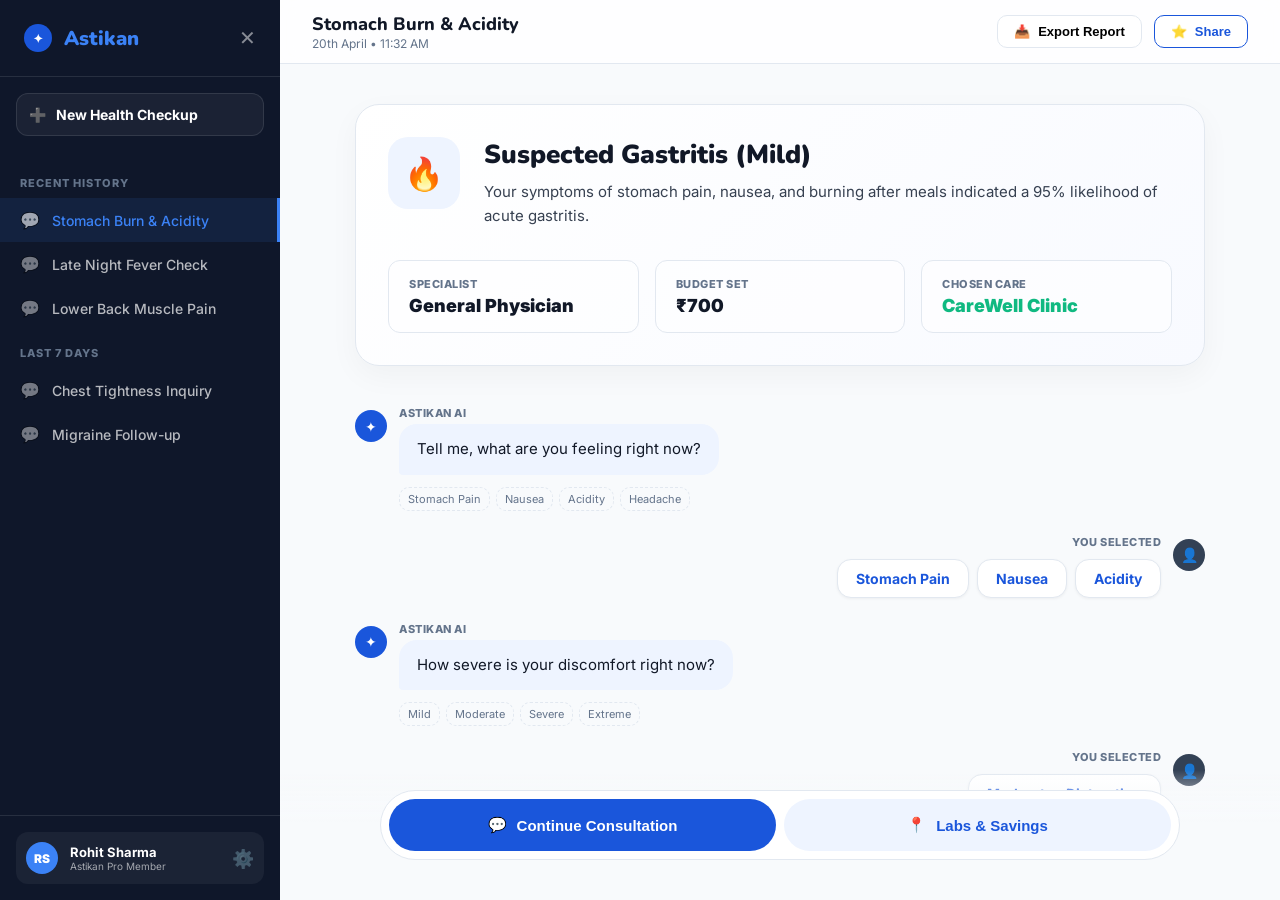
<file: dashboard.html>
<!DOCTYPE html>
<html lang="en">

<head>
  <meta charset="UTF-8" />
  <meta name="viewport" content="width=device-width, initial-scale=1.0, viewport-fit=cover" />
  <title>Dashboard | Astikan Healthcare</title>
  <link rel="preconnect" href="https://fonts.googleapis.com" />
  <link rel="preconnect" href="https://fonts.gstatic.com" crossorigin />
  <link
    href="https://fonts.googleapis.com/css2?family=Inter:wght@400;500;600;700;800;900&family=Nunito:wght@700;800;900&display=swap"
    rel="stylesheet" />
  <style>
    :root {
      --blue: #1A56DB;
      --blue2: #3B82F6;
      --bluebg: #EEF4FF;
      --bg: #F8FAFC;
      --white: #FFFFFF;
      --sidebar: #0F172A;
      --sidebar-h: #1E293B;
      --t1: #111827;
      --t2: #374151;
      --t3: #64748B;
      --border: #E2E8F0;
      --r2: 12px;
      --r3: 16px;
      --r4: 24px;
      --sh0: 0 1px 3px rgba(0, 0, 0, 0.05);
      --sh2: 0 10px 30px rgba(0, 0, 0, 0.04);
    }

    @media(max-width:768px) {
      :root {
        --px: 20px
      }
    }

    * {
      box-sizing: border-box;
      margin: 0;
      padding: 0
    }

    body {
      font-family: 'Inter', sans-serif;
      background: var(--bg);
      color: var(--t1);
      display: flex;
      height: 100vh;
      overflow: hidden;
      position: relative
    }

    /* ══ SIDEBAR ══ */
    .side {
      width: 280px;
      background: var(--sidebar);
      color: #fff;
      display: flex;
      flex-direction: column;
      flex-shrink: 0;
      transition: all 0.3s cubic-bezier(0.4, 0, 0.2, 1);
      z-index: 1000
    }

    .side.closed {
      width: 0;
      opacity: 0;
      pointer-events: none
    }

    .side-hdr {
      padding: 24px;
      display: flex;
      align-items: center;
      justify-content: space-between;
      border-bottom: 1px solid rgba(255, 255, 255, 0.1);
      min-width: 280px
    }

    .brand-box {
      display: flex;
      align-items: center;
      gap: 12px
    }

    .brand {
      font-family: 'Nunito';
      font-size: 20px;
      font-weight: 900;
      color: var(--blue2)
    }

    .side-cls {
      font-size: 20px;
      cursor: pointer;
      opacity: 0.5;
      transition: 0.2s
    }

    .side-cls:hover {
      opacity: 1;
      color: var(--blue2)
    }

    .new-chat {
      margin: 16px;
      padding: 12px;
      background: rgba(255, 255, 255, 0.05);
      border: 1px solid rgba(255, 255, 255, 0.1);
      border-radius: 12px;
      display: flex;
      align-items: center;
      gap: 10px;
      cursor: pointer;
      font-size: 14px;
      font-weight: 700;
      transition: 0.2s
    }

    .new-chat:hover {
      background: rgba(255, 255, 255, 0.1)
    }

    .chat-list {
      flex: 1;
      overflow-y: auto;
      padding: 8px 0
    }

    .chat-group {
      padding: 16px 20px 8px;
      font-size: 11px;
      font-weight: 800;
      color: var(--t3);
      text-transform: uppercase;
      letter-spacing: 1px
    }

    .chat-item {
      padding: 12px 20px;
      display: flex;
      align-items: center;
      gap: 12px;
      cursor: pointer;
      font-size: 14px;
      font-weight: 500;
      color: rgba(255, 255, 255, 0.7);
      position: relative;
      overflow: hidden
    }

    .chat-item:hover {
      background: rgba(255, 255, 255, 0.05);
      color: #fff
    }

    .chat-item.active {
      background: rgba(59, 130, 246, 0.1);
      color: var(--blue2);
      border-right: 3px solid var(--blue2)
    }

    .chat-ico {
      font-size: 16px;
      opacity: 0.6
    }

    .chat-txt {
      white-space: nowrap;
      overflow: hidden;
      text-overflow: ellipsis
    }

    .side-ft {
      padding: 16px;
      border-top: 1px solid rgba(255, 255, 255, 0.1)
    }

    .usr-box {
      display: flex;
      align-items: center;
      gap: 12px;
      background: rgba(255, 255, 255, 0.05);
      padding: 10px;
      border-radius: 12px
    }

    .usr-av {
      width: 32px;
      height: 32px;
      background: var(--blue2);
      border-radius: 50%;
      display: flex;
      align-items: center;
      justify-content: center;
      font-weight: 900;
      font-size: 12px
    }

    .set-ico {
      font-size: 18px;
      opacity: 0.4;
      cursor: pointer;
      transition: 0.2s
    }

    .set-ico:hover {
      opacity: 1;
      color: var(--blue2)
    }

    /* ══ MAIN CONTENT ══ */
    .main {
      flex: 1;
      display: flex;
      flex-direction: column;
      overflow: hidden;
      background: var(--bg)
    }

    .main-hdr {
      height: 64px;
      border-bottom: 1px solid var(--border);
      background: rgba(255, 255, 255, 0.8);
      backdrop-filter: blur(10px);
      display: flex;
      align-items: center;
      justify-content: space-between;
      padding: 0 32px;
      z-index: 10
    }

    .hdr-l {
      display: flex;
      align-items: center;
      gap: 16px
    }

    .menu-btn {
      width: 40px;
      height: 40px;
      border-radius: 10px;
      background: var(--bluebg);
      color: var(--blue);
      display: none;
      align-items: center;
      justify-content: center;
      cursor: pointer;
      font-size: 20px;
      transition: 0.2s
    }

    .menu-btn:hover {
      background: var(--blue);
      color: #fff
    }

    .side.closed~.main .menu-btn {
      display: flex
    }

    /* Show menu button when side is closed */
    .tt-box h2 {
      font-size: 18px;
      font-weight: 800;
      font-family: 'Nunito'
    }

    .tt-box p {
      font-size: 12px;
      color: var(--t3)
    }

    .hdr-acts {
      display: flex;
      gap: 12px
    }

    .dash-brand {
      display: none;
      align-items: center;
      gap: 8px;
      cursor: pointer;
      text-decoration: none
    }

    .dash-brand .brand-ico { font-size: 20px; color: var(--blue) }
    .dash-brand .brand-nm { font-size: 18px; font-weight: 900; color: var(--blue); font-family: 'Nunito' }

    @media(max-width:768px) {
      .tt-box, .hdr-acts:not(.mob-acts) { display: none !important }
      .dash-brand { display: flex !important }
      .main-hdr { padding: 0 16px }
      .mob-acts { display: flex !important; gap: 8px }
    }

    .hd-btn {
      padding: 8px 16px;
      border: 1px solid var(--border);
      border-radius: 10px;
      font-size: 13px;
      font-weight: 700;
      display: flex;
      align-items: center;
      gap: 8px;
      background: #fff;
      cursor: pointer
    }

    .hd-btn:hover {
      background: var(--bg)
    }

    .scroll-area {
      flex: 1;
      overflow-y: auto;
      padding: 40px 60px
    }

    /* ══ DASHBOARD COMPONENTS ══ */
    /* ══ BRIEFING TOP ══ */
    .briefing {
      background: linear-gradient(135deg, var(--white), #f8faff);
      border-radius: var(--r4);
      border: 1px solid var(--border);
      padding: 32px;
      margin-bottom: 40px;
      box-shadow: var(--sh2);
      position: relative;
      overflow: hidden;
    }
    .briefing::before {
      content: ''; position: absolute; top: 0; left: 0; width: 100%; height: 6px;
      background: linear-gradient(90deg, var(--blue), var(--green));
    }

    .diag-sum {
      display: flex;
      gap: 24px;
      margin-bottom: 32px;
    }

    .diag-ico {
      width: 72px; height: 72px; background: var(--bluebg);
      border-radius: 20px; display: flex; align-items: center;
      justify-content: center; font-size: 32px; flex-shrink: 0;
    }

    .diag-info h3 { font-size: 26px; font-weight: 950; margin-bottom: 8px; font-family: 'Nunito'; }
    .diag-info p { color: var(--t2); line-height: 1.6; font-size: 15px; max-width: 800px; }

    .dash-grid {
      display: grid;
      grid-template-columns: repeat(3, 1fr);
      gap: 16px;
    }

    .stat-card {
      background: rgba(255,255,255,0.6);
      padding: 16px 20px;
      border-radius: var(--r2);
      border: 1px solid var(--border);
      display: flex;
      flex-direction: column;
      gap: 4px;
    }

    .s-lbl { font-size: 11px; font-weight: 800; color: var(--t3); text-transform: uppercase; letter-spacing: 0.5px; }
    .s-val { font-size: 18px; font-weight: 950; color: var(--t1); }
    .s-val.gr { color: #10B981; }

    /* ══ CONVERSATION FLOW (CHATGPT STYLE) ══ */
    .chat-container {
      max-width: 850px;
      margin: 0 auto;
      padding-bottom: 120px;
    }

    .message {
      display: flex;
      flex-direction: column;
      margin-bottom: 24px;
      animation: msg-in 0.4s ease both;
      width: 100%;
    }
    @keyframes msg-in { from { opacity: 0; transform: translateY(10px); } to { opacity: 1; transform: translateY(0); } }

    .message.ai { align-items: flex-start; }
    .message.user { align-items: flex-end; }

    .msg-wrap {
      display: flex;
      gap: 12px;
      max-width: 80%;
    }
    .message.user .msg-wrap { flex-direction: row-reverse; }

    .msg-av {
      width: 32px; height: 32px; border-radius: 50%;
      display: flex; align-items: center; justify-content: center;
      font-size: 14px; flex-shrink: 0;
      margin-top: 4px;
      box-shadow: var(--sh1);
    }
    .msg-av.ai { background: var(--blue); color: #fff; }
    .msg-av.user { background: #334155; color: #fff; }

    .msg-content {
      display: flex;
      flex-direction: column;
      gap: 4px;
    }
    .message.user .msg-content { align-items: flex-end; }

    .msg-lbl { font-size: 11px; font-weight: 800; color: var(--t3); text-transform: uppercase; letter-spacing: 0.5px; }

    .msg-bubble {
      font-size: 15px;
      line-height: 1.5;
      padding: 14px 18px;
      border-radius: 18px;
      position: relative;
    }
    .message.ai .msg-bubble {
      background: var(--bluebg);
      color: var(--t1);
      border-bottom-left-radius: 4px;
    }
    .message.user .msg-bubble {
      background: var(--blue);
      color: #fff;
      border-bottom-right-radius: 4px;
      text-align: right;
    }
    .msg-pills { display: flex; gap: 8px; flex-wrap: wrap; margin-top: 6px; justify-content: flex-end; }
    .opt-pill {
      background: var(--white); border: 1px solid var(--border);
      padding: 10px 18px; border-radius: 14px; font-size: 14px;
      font-weight: 700; color: var(--blue); box-shadow: var(--sh0);
    }

    .action-bubble {
      background: var(--greenbg);
      border: 1px solid rgba(16, 185, 129, 0.2);
      padding: 20px;
      border-radius: var(--r3);
      color: #065F46;
      font-weight: 600;
      display: flex;
      gap: 16px;
      align-items: flex-start;
    }
    .action-bubble i { font-size: 24px; font-style: normal; }

    /* ══ CHAT INPUT FOOTER ══ */
    .chat-footer {
      position: fixed;
      bottom: 0;
      left: 280px;
      right: 0;
      padding: 20px 40px 40px;
      background: linear-gradient(0deg, var(--bg) 60%, transparent);
      z-index: 100;
      display: flex;
      justify-content: center;
    }
    .side.closed ~ .main .chat-footer { left: 0; }

    .resume-bar {
      width: 100%;
      max-width: 800px;
      background: var(--white);
      border: 1px solid var(--border);
      border-radius: 40px;
      padding: 8px;
      display: flex;
      align-items: center;
      gap: 8px;
      box-shadow: var(--sh3);
    }
    .res-cta {
      flex: 1;
      height: 52px;
      border-radius: 30px;
      border: none;
      font-weight: 800;
      font-size: 15px;
      cursor: pointer;
      display: flex;
      align-items: center;
      justify-content: center;
      gap: 10px;
      transition: 0.3s;
    }
    .res-cta.p { background: var(--blue); color: #fff; }
    .res-cta.s { background: var(--bluebg); color: var(--blue); }
    .res-cta:hover { transform: translateY(-2px); opacity: 0.9; }

    @media(max-width:768px) {
      .chat-footer { left: 0; padding: 16px; }
      .resume-bar { border-radius: 20px; flex-direction: column; padding: 12px; }
      .res-cta { width: 100%; height: 48px; }
      .briefing { padding: 20px; margin-bottom: 24px; }
      .diag-sum { flex-direction: column; gap: 16px; }
      .dash-grid { grid-template-columns: 1fr; }
    }

    /* Actions */
    .dash-acts {
      position: sticky;
      bottom: 20px;
      display: flex;
      flex-wrap: wrap;
      justify-content: center;
      gap: 12px;
      padding: 32px 0 20px;
      margin-top: auto;
      z-index: 5;
    }

    .cta-res {
      background: var(--blue);
      color: #fff;
      padding: 16px 32px;
      border-radius: 30px;
      font-weight: 800;
      font-size: 15px;
      box-shadow: 0 12px 30px rgba(26, 86, 219, 0.3);
      display: flex;
      align-items: center;
      justify-content: center;
      gap: 10px;
      transition: 0.3s;
      border: none;
      cursor: pointer;
    }
    
    @media(max-width:480px){
      .cta-res { width: 100%; padding: 18px 24px; font-size: 16px; }
      .dash-acts { position: static; padding: 40px 0; }
    }

    .cta-res:hover {
      transform: translateY(-4px);
      box-shadow: 0 18px 40px rgba(26, 86, 219, 0.4)
    }

    /* ══ MODALS ══ */
    .mod-overlay {
      position: fixed;
      inset: 0;
      background: rgba(0, 0, 0, 0.5);
      backdrop-filter: blur(6px);
      z-index: 10000;
      display: none;
      align-items: center;
      justify-content: center;
      padding: 20px
    }

    .mod-overlay.open {
      display: flex
    }

    .mod-card {
      background: #fff;
      width: 100%;
      max-width: 460px;
      border-radius: var(--r4);
      padding: 32px;
      box-shadow: var(--sh3);
      position: relative;
      animation: mod-in 0.3s ease both
    }

    @keyframes mod-in {
      from {
        opacity: 0;
        transform: scale(0.95)
      }

      to {
        opacity: 1;
        transform: scale(1)
      }
    }

    .mod-tt {
      font-size: 22px;
      font-weight: 900;
      font-family: 'Nunito';
      margin-bottom: 24px;
      border-bottom: 1px solid var(--border);
      padding-bottom: 16px
    }

    .set-row {
      display: flex;
      align-items: center;
      justify-content: space-between;
      padding: 16px 0;
      border-bottom: 1px solid var(--bg)
    }

    .set-txt h4 {
      font-size: 15px;
      font-weight: 700
    }

    .set-txt p {
      font-size: 12px;
      color: var(--t3)
    }

    .tg-btn {
      width: 44px;
      height: 24px;
      background: var(--border);
      border-radius: 12px;
      position: relative;
      cursor: pointer;
      transition: 0.3s
    }

    .tg-btn::after {
      content: '';
      position: absolute;
      left: 2px;
      top: 2px;
      width: 20px;
      height: 20px;
      background: #fff;
      border-radius: 50%;
      transition: 0.3s;
      box-shadow: 0 2px 4px rgba(0, 0, 0, 0.1)
    }

    .tg-btn.on {
      background: var(--blue)
    }

    .tg-btn.on::after {
      left: 22px
    }

    @media(max-width:1024px) {
      .scroll-area {
        padding: 40px var(--px)
      }

      .dash-grid {
        grid-template-columns: 1fr 1fr
      }
    }

    @media(max-width:768px) {
      .side {
        position: fixed;
        height: 100dvh;
        top: 0;
        left: 0;
        width: 280px;
        margin-left: -280px
      }

      .side.closed {
        margin-left: -280px;
        width: 280px;
        opacity: 1;
        pointer-events: auto
      }

      .side.open {
        margin-left: 0;
        width: 280px;
        opacity: 1;
        pointer-events: auto
      }

      .menu-btn {
        display: flex !important
      }

      .dash-grid {
        grid-template-columns: 1fr
      }

      .diag-sum {
        flex-direction: column;
        gap: 16px
      }

      .main-hdr {
        padding: 0 16px
      }

      .hdr-acts {
        display: none
      }

      .scroll-area {
        padding: 24px var(--px)
      }
    }
  </style>
</head>

<body>

  <!-- ══ SIDEBAR ══ -->
  <aside class="side" id="sidebar">
    <div class="side-hdr">
      <div class="brand-box" onclick="location.href='index.html'" style="cursor:pointer">
        <div class="usr-av" style="background:var(--blue); width:28px; height:28px">✦</div>
        <span class="brand">Astikan</span>
      </div>
      <span class="side-cls" onclick="toggleSidebar()">✕</span>
    </div>

    <div class="new-chat" onclick="location.href='index.html'">
      <span>➕</span> New Health Checkup
    </div>

    <div class="chat-list">
      <div class="chat-group">Recent History</div>
      <div class="chat-item active" onclick="switchChat('gastritis', this)">
        <span class="chat-ico">💬</span>
        <span class="chat-txt">Stomach Burn & Acidity</span>
      </div>
      <div class="chat-item" onclick="switchChat('fever', this)">
        <span class="chat-ico">💬</span>
        <span class="chat-txt">Late Night Fever Check</span>
      </div>
      <div class="chat-item" onclick="switchChat('backpain', this)">
        <span class="chat-ico">💬</span>
        <span class="chat-txt">Lower Back Muscle Pain</span>
      </div>

      <div class="chat-group">Last 7 Days</div>
      <div class="chat-item">
        <span class="chat-ico">💬</span>
        <span class="chat-txt">Chest Tightness Inquiry</span>
      </div>
      <div class="chat-item">
        <span class="chat-ico">💬</span>
        <span class="chat-txt">Migraine Follow-up</span>
      </div>
    </div>

    <div class="side-ft">
      <div class="usr-box">
        <div class="usr-av">RS</div>
        <div style="flex:1">
          <p style="font-size:13px; font-weight:700">Rohit Sharma</p>
          <p style="font-size:10px; opacity:0.6">Astikan Pro Member</p>
        </div>
        <span class="set-ico" onclick="openModal('settings')">⚙️</span>
      </div>
    </div>
  </aside>

  <!-- ══ MAIN AREA ══ -->
  <main class="main">
    <header class="main-hdr">
      <div class="hdr-l">
        <div class="menu-btn" onclick="toggleSidebar()">☰</div>
        <a href="index.html" class="dash-brand">
          <span class="brand-ico">✦</span>
          <span class="brand-nm">Astikan</span>
        </a>
        <div class="tt-box" id="dash-title-box">
          <h2 id="session-title">Stomach Burn & Acidity</h2>
          <p id="session-date">20th April • 11:32 AM</p>
        </div>
      </div>
      <div class="hdr-acts">
        <button class="hd-btn"><span>📥</span> Export Report</button>
        <button class="hd-btn" style="border-color:var(--blue); color:var(--blue)"><span>⭐</span> Share</button>
      </div>
      <!-- Mobile Emergency SOS -->
      <div class="mob-acts" style="display:none">
        <div onclick="location.href='emergency.html'" style="width:40px; height:40px; border-radius:10px; background:#FEF2F2; color:#DC2626; display:flex; align-items:center; justify-content:center; font-size:18px; cursor:pointer">🚨</div>
      </div>
    </header>

    <div class="scroll-area" id="main-scroll" style="padding-bottom: 40px;">
      <div class="chat-container">
        <!-- Briefing Top -->
        <div class="briefing">
          <div class="diag-sum">
            <div class="diag-ico" id="diag-ico">🔥</div>
            <div class="diag-info">
              <h3 id="diag-title">Suspected Gastritis (Mild)</h3>
              <p id="diag-desc">Your symptoms of stomach pain, nausea, and burning after meals indicated a 95% likelihood
                of acute gastritis.</p>
            </div>
          </div>

          <div class="dash-grid">
            <div class="stat-card">
              <span class="s-lbl">Specialist</span>
              <span class="s-val" id="stat-spec">General Physician</span>
            </div>
            <div class="stat-card">
              <span class="s-lbl">Budget Set</span>
              <span class="s-val" id="stat-budget">₹700</span>
            </div>
            <div class="stat-card">
              <span class="s-lbl">Chosen Care</span>
              <span class="s-val gr" id="stat-opt">CareWell Clinic</span>
            </div>
          </div>
        </div>

        <!-- Conversation Timeline -->
        <div id="dash-timeline">
          <!-- Chat messages rendered by switchChat -->
        </div>
      </div>
    </div>

    <!-- Sticky Footer Resume Area -->
    <div class="chat-footer">
      <div class="resume-bar">
        <button class="res-cta p" onclick="location.href='index.html?screen=2'">
          <span>💬</span> Continue Consultation
        </button>
        <button class="res-cta s" onclick="location.href='index.html?screen=5'">
          <span>📍</span> Labs & Savings
        </button>
      </div>
    </div>
  </main>

  <!-- ══ SETTINGS MODAL ══ -->
  <div class="mod-overlay" id="set-modal">
    <div class="mod-card">
      <span class="auth-close" onclick="closeModal('settings')" style="position:absolute; top:32px; right:32px">✕</span>
      <h2 class="mod-tt">Dashboard Settings</h2>

      <div class="set-row">
        <div class="set-txt">
          <h4>Dark Appearance</h4>
          <p>Switch to high-contrast dark theme</p>
        </div>
        <div class="tg-btn" onclick="this.classList.toggle('on')"></div>
      </div>

      <div class="set-row">
        <div class="set-txt">
          <h4>Health Sync</h4>
          <p>Sync data with Apple Health / Google Fit</p>
        </div>
        <div class="tg-btn on" onclick="this.classList.toggle('on')"></div>
      </div>

      <div class="set-row">
        <div class="set-txt">
          <h4>Privacy Mode</h4>
          <p>Mask sensitive diagnostic details in history</p>
        </div>
        <div class="tg-btn" onclick="this.classList.toggle('on')"></div>
      </div>

      <div class="set-row" style="border:none; margin-top:16px">
        <button class="a-btn" onclick="closeModal('settings')" style="height:48px; font-size:14px">Save
          Preferences</button>
      </div>
    </div>
  </div>

  <script>
    const sessions = {
      gastritis: {
        title: 'Stomach Burn & Acidity', date: '20th April • 11:32 AM',
        ico: '🔥', diag: 'Suspected Gastritis (Mild)',
        desc: 'Your symptoms of stomach pain, nausea, and burning after meals indicated a 95% likelihood of acute gastritis.',
        spec: 'General Physician', budget: '₹700', opt: 'CareWell Clinic',
        timeline: [
          { q: 'Tell me, what are you feeling right now?', all: ['Stomach Pain', 'Nausea', 'Acidity', 'Headache'], chosen: ['Stomach Pain', 'Nausea', 'Acidity'] },
          { q: 'How severe is your discomfort right now?', all: ['Mild', 'Moderate', 'Severe', 'Extreme'], chosen: ['Moderate – Distracting'] },
          { done: 'You chose <b>CareWell Clinic</b> for ₹300. 20% cashback applied.' }
        ]
      },
      fever: {
        title: 'Late Night Fever Check', date: '18th April • 02:15 AM',
        ico: '🤒', diag: 'Common Viral Fever',
        desc: 'A recorded temperature of 101.4°F with body ache and chills suggested a viral origin. Vital signs remained stable.',
        spec: 'General Physician', budget: '₹1200', opt: 'Apollo 24/7 Home Visit',
        timeline: [
          { q: 'Please record your body temperature if possible.', all: ['100 °F', '101°F', '102°F', 'Normal'], chosen: ['101.4 °F', 'Chills'] },
          { q: 'Any other symptoms like cough or throat pain?', all: ['Cough', 'Throat Pain', 'Runny Nose', 'No, none'], chosen: ['❌ No other symptoms'] },
          { done: 'Booked a <b>Home Visit Doctor</b>. Meds delivered via 1mg.' }
        ]
      },
      backpain: {
        title: 'Lower Back Muscle Pain', date: '15th April • 06:45 PM',
        ico: '🦴', diag: 'Lumbar Strain',
        desc: 'Pain localized to lower back following lifting activity. No radical symptoms or numbness observed in legs.',
        spec: 'Physiotherapist', budget: '₹500', opt: 'HealEase Physio Center',
        timeline: [
          { q: 'When did the pain start and what were you doing?', all: ['Lifting weights', 'Sitting', 'Sleeping', 'Walking'], chosen: ['🏋️ Lifting weights', '⏱️ 2 hours ago'] },
          { q: 'Can you bend forward comfortably?', all: ['Yes', 'No', 'With pain'], chosen: ['😫 No, very stiff'] },
          { done: 'Referred to <b>HealEase Physio</b>. Scheduled session for tomorrow.' }
        ]
      }
    };

    function switchChat(id, el) {
      const data = sessions[id];
      if (!data) return;

      // UI Updates
      document.getElementById('session-title').textContent = data.title;
      document.getElementById('session-date').textContent = data.date;
      document.getElementById('diag-ico').textContent = data.ico;
      document.getElementById('diag-title').textContent = data.diag;
      document.getElementById('diag-desc').textContent = data.desc;
      document.getElementById('stat-spec').textContent = data.spec;
      document.getElementById('stat-budget').textContent = data.budget;
      document.getElementById('stat-opt').textContent = data.opt;

      // Timeline render
      const tl = document.getElementById('dash-timeline');
      tl.innerHTML = '';
      data.timeline.forEach(step => {
        let html = '';
        if (step.q) {
          // AI Prompt with all options
          let allStr = step.all.map(a => `<span style="font-size:11px; color:var(--t3); background:var(--bg); padding:4px 8px; border-radius:10px; border:1px dashed var(--border)">${a}</span>`).join('');
          html += `
            <div class="message ai">
              <div class="msg-wrap">
                <div class="msg-av ai">✦</div>
                <div class="msg-content">
                  <div class="msg-lbl">Astikan AI</div>
                  <div class="msg-bubble">${step.q}</div>
                  <div style="display:flex; gap:6px; flex-wrap:wrap; margin-top:8px">${allStr}</div>
                </div>
              </div>
            </div>`;

          // User selection on right
          let chosenStr = step.chosen.map(c => `<span class="opt-pill">${c}</span>`).join('');
          html += `
            <div class="message user">
              <div class="msg-wrap">
                <div class="msg-av user">👤</div>
                <div class="msg-content">
                  <div class="msg-lbl">You Selected</div>
                  <div class="msg-pills">${chosenStr}</div>
                </div>
              </div>
            </div>`;
        } else if (step.done) {
          html = `
            <div class="message" style="align-items:center; margin: 20px 0;">
              <div class="action-bubble" style="max-width: 80%;">
                <i>✅</i>
                <span>${step.done}</span>
              </div>
            </div>`;
        }
        tl.innerHTML += html;
      });

      // Sidebar highlight
      document.querySelectorAll('.chat-item').forEach(i => i.classList.remove('active'));
      el.classList.add('active');

      // Auto scroll top
      document.getElementById('main-scroll').scrollTo(0, 0);
    }

    // Initial load
    switchChat('gastritis', document.querySelector('.chat-item.active'));

    function toggleSidebar() {
      const side = document.getElementById('sidebar');
      if (window.innerWidth <= 768) {
        side.classList.toggle('open');
        side.classList.remove('closed');
      } else {
        side.classList.toggle('closed');
      }
    }

    function openModal(id) {
      if (id === 'settings') document.getElementById('set-modal').classList.add('open');
    }
    function closeModal(id) {
      if (id === 'settings') document.getElementById('set-modal').classList.remove('open');
    }
  </script>

</body>

</html>
</file>
